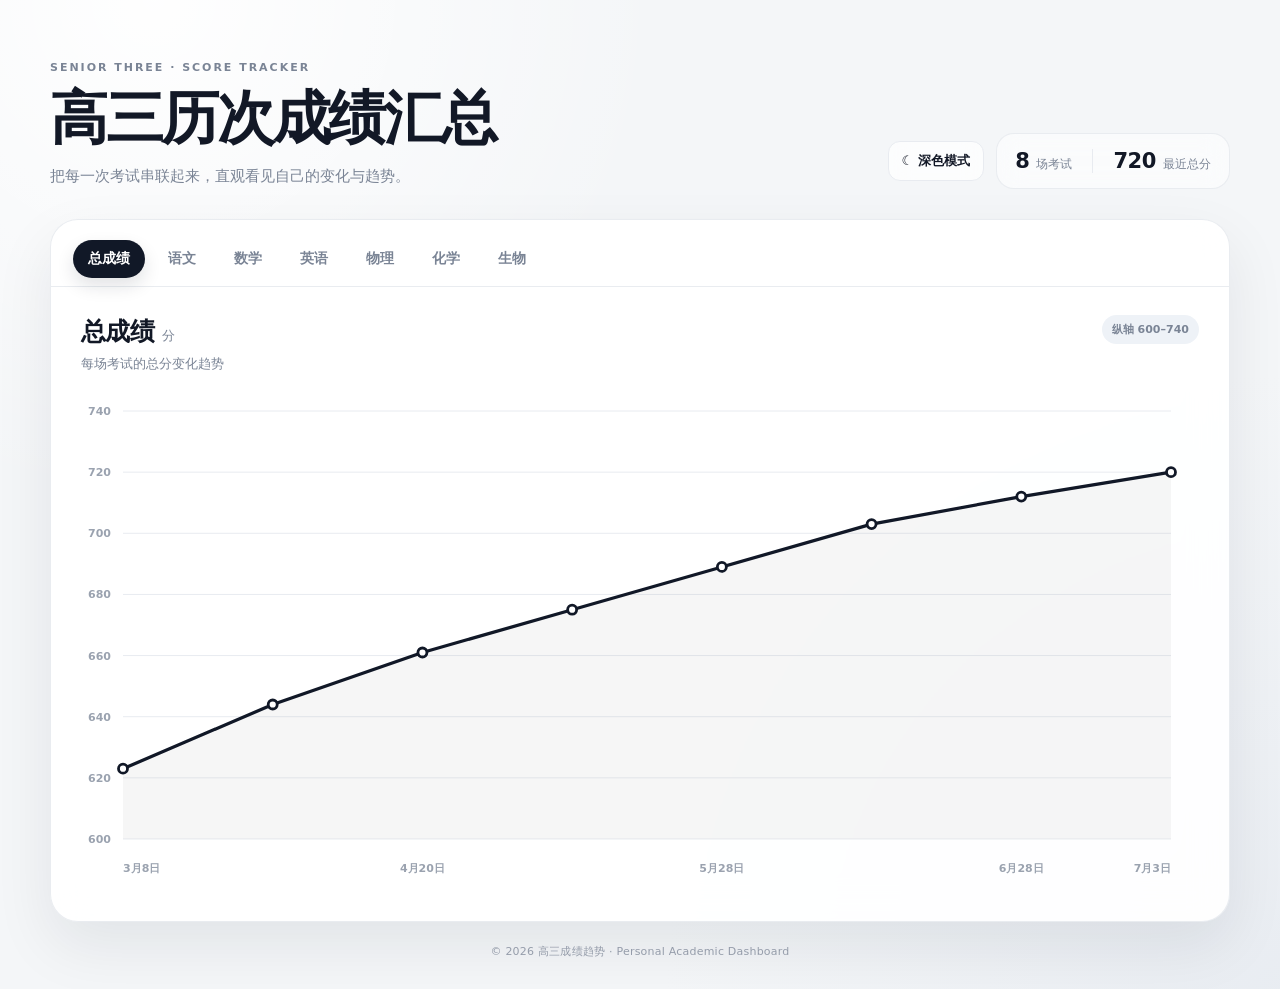
<file: index.html>
<!DOCTYPE html>
<html lang="zh-CN">
<head>
  <meta charset="UTF-8" />
  <meta name="viewport" content="width=device-width, initial-scale=1.0" />
  <meta name="description" content="高三历次考试成绩趋势汇总" />
  <title>高三成绩趋势</title>
  <script src="theme.js"></script>
  <link rel="stylesheet" href="style.css" />
</head>
<body>
  <main class="page-shell">
    <header class="hero">
      <div class="hero-copy">
        <span class="eyebrow">SENIOR THREE · SCORE TRACKER</span>
        <h1>高三历次成绩汇总</h1>
        <p>把每一次考试串联起来，直观看见自己的变化与趋势。</p>
      </div>
      <div class="hero-actions">
        <button class="theme-toggle" type="button" data-theme-toggle aria-pressed="false">☾ 深色模式</button>
        <div class="hero-meta" aria-label="统计信息">
        <div class="meta-item">
          <span id="examCount">0</span>
          <small>场考试</small>
        </div>
        <div class="meta-divider"></div>
        <div class="meta-item">
          <span id="latestScore">—</span>
          <small>最近总分</small>
        </div>
        </div>
      </div>
    </header>

    <section class="dashboard-card" aria-label="成绩趋势图">
      <nav class="subject-tabs" id="subjectTabs" role="tablist" aria-label="成绩维度">
        <button class="tab active" data-key="total" role="tab" aria-selected="true">总成绩</button>
        <button class="tab" data-key="chinese" role="tab" aria-selected="false">语文</button>
        <button class="tab" data-key="math" role="tab" aria-selected="false">数学</button>
        <button class="tab" data-key="english" role="tab" aria-selected="false">英语</button>
        <button class="tab" data-key="physics" role="tab" aria-selected="false">物理</button>
        <button class="tab" data-key="chemistry" role="tab" aria-selected="false">化学</button>
        <button class="tab" data-key="biology" role="tab" aria-selected="false">生物</button>
      </nav>

      <div class="chart-header">
        <div>
          <div class="chart-title-row">
            <h2 id="chartTitle">总成绩</h2>
            <span class="chart-unit">分</span>
          </div>
          <p id="chartSubtitle">每场考试的总分变化趋势</p>
        </div>
        <div class="range-note" id="rangeNote">动态纵轴</div>
      </div>

      <div class="chart-wrap" id="chartWrap">
        <svg id="scoreChart" role="img" aria-labelledby="chartTitle chartSubtitle"></svg>
        <div class="chart-empty" id="chartEmpty" hidden>暂无成绩数据</div>
      </div>
    </section>

    <footer class="footer">
      <span>© 2026 高三成绩趋势 · Personal Academic Dashboard</span>
    </footer>
  </main>

  <script src="script.js"></script>
</body>
</html>
</file>
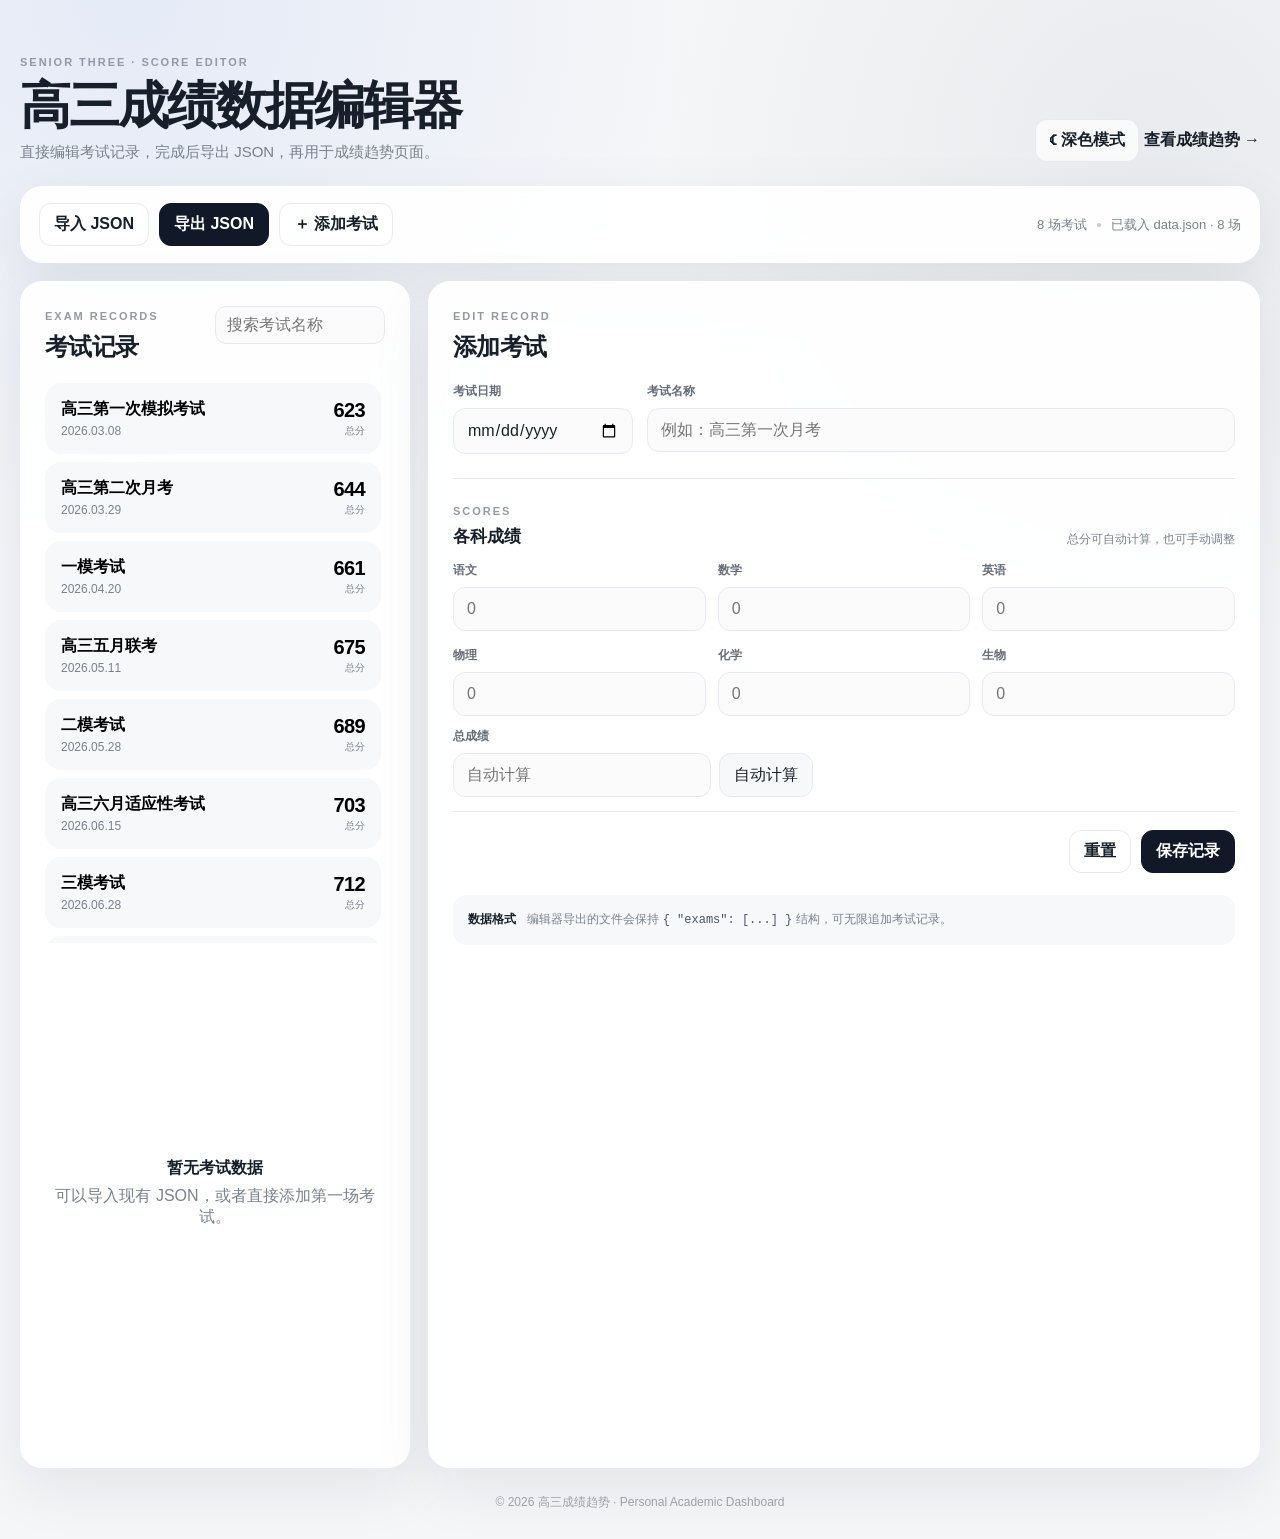
<file: editor.html>
<!DOCTYPE html>
<html lang="zh-CN">
<head>
  <meta charset="UTF-8" />
  <meta name="viewport" content="width=device-width, initial-scale=1.0" />
  <meta name="description" content="高三成绩 JSON 数据编辑器" />
  <title>高三成绩数据编辑器</title>
  <script src="theme.js"></script>
  <link rel="stylesheet" href="editor.css" />
</head>
<body>
  <main class="page-shell">
    <header class="hero">
      <div>
        <span class="eyebrow">SENIOR THREE · SCORE EDITOR</span>
        <h1>高三成绩数据编辑器</h1>
        <p>直接编辑考试记录，完成后导出 JSON，再用于成绩趋势页面。</p>
      </div>
      <div class="hero-actions">
        <button class="theme-toggle" type="button" data-theme-toggle aria-pressed="false">☾ 深色模式</button>
        <a class="back-link" href="index.html">查看成绩趋势 →</a>
      </div>
    </header>

    <section class="toolbar panel">
      <div class="toolbar-main">
        <label class="file-button">
          导入 JSON
          <input id="importFile" type="file" accept=".json,application/json" />
        </label>
        <button id="exportButton" class="primary-button" type="button">导出 JSON</button>
        <button id="addButton" class="secondary-button" type="button">＋ 添加考试</button>
      </div>
      <div class="toolbar-meta">
        <span id="recordCount">0 场考试</span>
        <span class="dot"></span>
        <span id="statusText">等待数据</span>
      </div>
    </section>

    <section class="editor-layout">
      <div class="panel records-panel">
        <div class="section-head">
          <div>
            <span class="section-kicker">EXAM RECORDS</span>
            <h2>考试记录</h2>
          </div>
          <input id="searchInput" class="search-input" type="search" placeholder="搜索考试名称" />
        </div>
        <div id="recordList" class="record-list"></div>
        <div id="emptyList" class="empty-state" hidden>
          <strong>暂无考试数据</strong>
          <span>可以导入现有 JSON，或者直接添加第一场考试。</span>
        </div>
      </div>

      <div class="panel form-panel">
        <div class="section-head">
          <div>
            <span class="section-kicker">EDIT RECORD</span>
            <h2 id="formTitle">添加考试</h2>
          </div>
          <button id="deleteButton" class="danger-button" type="button" hidden>删除记录</button>
        </div>

        <form id="examForm" novalidate>
          <div class="form-grid two-col">
            <label class="field">
              <span>考试日期</span>
              <input id="dateInput" type="date" required />
            </label>
            <label class="field">
              <span>考试名称</span>
              <input id="examInput" type="text" maxlength="60" placeholder="例如：高三第一次月考" required />
            </label>
          </div>

          <div class="score-section">
            <div class="score-section-head">
              <div>
                <span class="section-kicker">SCORES</span>
                <h3>各科成绩</h3>
              </div>
              <span class="score-hint">总分可自动计算，也可手动调整</span>
            </div>

            <div class="score-grid">
              <label class="field score-field"><span>语文</span><input data-score="chinese" type="number" min="0" step="1" placeholder="0" required /></label>
              <label class="field score-field"><span>数学</span><input data-score="math" type="number" min="0" step="1" placeholder="0" required /></label>
              <label class="field score-field"><span>英语</span><input data-score="english" type="number" min="0" step="1" placeholder="0" required /></label>
              <label class="field score-field"><span>物理</span><input data-score="physics" type="number" min="0" step="1" placeholder="0" required /></label>
              <label class="field score-field"><span>化学</span><input data-score="chemistry" type="number" min="0" step="1" placeholder="0" required /></label>
              <label class="field score-field"><span>生物</span><input data-score="biology" type="number" min="0" step="1" placeholder="0" required /></label>
            </div>

            <label class="field total-field">
              <span>总成绩</span>
              <div class="total-row">
                <input id="totalInput" type="number" min="0" step="1" placeholder="自动计算" required />
                <button id="recalcButton" class="icon-button" type="button" title="按六科成绩重新计算总分">自动计算</button>
              </div>
            </label>
          </div>

          <div class="form-actions">
            <button id="resetButton" class="secondary-button" type="button">重置</button>
            <button class="primary-button" type="submit">保存记录</button>
          </div>
        </form>

        <div class="json-tip">
          <strong>数据格式</strong>
          <span>编辑器导出的文件会保持 <code>{ "exams": [...] }</code> 结构，可无限追加考试记录。</span>
        </div>
      </div>
    </section>

    <footer class="footer">© 2026 高三成绩趋势 · Personal Academic Dashboard</footer>
  </main>

  <div id="toast" class="toast" role="status" aria-live="polite"></div>
  <script src="editor.js"></script>
</body>
</html>
</file>
<file: style.css>
:root {
  --bg: #f4f6f8;
  --card: rgba(255, 255, 255, 0.92);
  --text: #121826;
  --muted: #7a8495;
  --line: #e8ebf0;
  --accent: #111827;
  --accent-soft: #eef2f7;
  --point: #111827;
  --point-halo: rgba(17, 24, 39, 0.12);
  --shadow: 0 24px 60px rgba(17, 24, 39, 0.08);
}

* { box-sizing: border-box; }

html { scroll-behavior: smooth; color-scheme: light; }
html[data-theme="dark"] { color-scheme: dark; }

body {
  margin: 0;
  min-height: 100vh;
  color: var(--text);
  background:
    radial-gradient(circle at 12% 0%, rgba(255, 255, 255, 0.95), transparent 34%),
    radial-gradient(circle at 100% 100%, rgba(220, 226, 235, 0.48), transparent 38%),
    var(--bg);
  font-family: Inter, "SF Pro Display", "PingFang SC", "Microsoft YaHei", system-ui, sans-serif;
}

button { font: inherit; }

.hero-actions {
  display: flex;
  align-items: center;
  gap: 12px;
}

.theme-toggle {
  appearance: none;
  border: 1px solid var(--line);
  border-radius: 12px;
  padding: 10px 13px;
  background: rgba(255, 255, 255, 0.72);
  color: var(--text);
  cursor: pointer;
  font-size: 13px;
  font-weight: 700;
  white-space: nowrap;
  transition: 180ms ease;
  backdrop-filter: blur(12px);
}

.theme-toggle:hover {
  transform: translateY(-1px);
  border-color: #cfd5de;
  background: var(--accent-soft);
}


.page-shell {
  width: min(1180px, calc(100% - 40px));
  margin: 0 auto;
  padding: 56px 0 26px;
}

.hero {
  display: flex;
  align-items: flex-end;
  justify-content: space-between;
  gap: 24px;
  margin-bottom: 30px;
}

.eyebrow {
  display: inline-block;
  margin-bottom: 13px;
  font-size: 11px;
  font-weight: 700;
  letter-spacing: 0.18em;
  color: var(--muted);
}

.hero h1 {
  margin: 0;
  font-size: clamp(36px, 5vw, 58px);
  line-height: 1.08;
  letter-spacing: -0.04em;
  font-weight: 760;
}

.hero p {
  margin: 14px 0 0;
  color: var(--muted);
  font-size: 15px;
  line-height: 1.7;
}

.hero-meta {
  display: flex;
  align-items: center;
  gap: 20px;
  padding: 15px 18px;
  border: 1px solid rgba(232, 235, 240, 0.95);
  border-radius: 18px;
  background: rgba(255, 255, 255, 0.58);
  backdrop-filter: blur(14px);
  flex-shrink: 0;
}

.meta-item {
  display: flex;
  align-items: baseline;
  gap: 7px;
}

.meta-item span {
  font-size: 21px;
  font-weight: 740;
  letter-spacing: -0.02em;
}

.meta-item small {
  color: var(--muted);
  font-size: 12px;
}

.meta-divider {
  width: 1px;
  height: 24px;
  background: var(--line);
}

.dashboard-card {
  position: relative;
  overflow: hidden;
  border: 1px solid rgba(232, 235, 240, 0.95);
  border-radius: 28px;
  background: var(--card);
  box-shadow: var(--shadow);
  backdrop-filter: blur(18px);
}

.subject-tabs {
  display: flex;
  gap: 8px;
  flex-wrap: wrap;
  padding: 20px 22px 8px;
  border-bottom: 1px solid rgba(232, 235, 240, 0.95);
}

.tab {
  appearance: none;
  border: 0;
  padding: 10px 15px;
  border-radius: 999px;
  background: transparent;
  color: var(--muted);
  cursor: pointer;
  font-size: 14px;
  font-weight: 650;
  transition: 180ms ease;
}

.tab:hover { color: var(--text); background: #f7f8fa; }

.tab.active {
  color: #fff;
  background: var(--accent);
  box-shadow: 0 8px 18px rgba(17, 24, 39, 0.12);
}

.chart-header {
  display: flex;
  align-items: flex-start;
  justify-content: space-between;
  gap: 20px;
  padding: 28px 30px 8px;
}

.chart-title-row {
  display: flex;
  align-items: baseline;
  gap: 8px;
}

.chart-header h2 {
  margin: 0;
  font-size: 25px;
  letter-spacing: -0.025em;
}

.chart-unit {
  color: var(--muted);
  font-size: 13px;
}

.chart-header p {
  margin: 7px 0 0;
  color: var(--muted);
  font-size: 13px;
}

.range-note {
  padding: 7px 10px;
  border-radius: 999px;
  color: var(--muted);
  background: var(--accent-soft);
  font-size: 11px;
  font-weight: 700;
  white-space: nowrap;
}

.chart-wrap {
  position: relative;
  height: 540px;
  padding: 4px 18px 20px;
}

#scoreChart {
  display: block;
  width: 100%;
  height: 100%;
  overflow: visible;
  user-select: none;
}

.chart-empty[hidden] {
  display: none !important;
}

.chart-empty {
  position: absolute;
  inset: 0;
  display: grid;
  place-items: center;
  color: var(--muted);
}

.grid-line {
  stroke: var(--line);
  stroke-width: 1;
  vector-effect: non-scaling-stroke;
}

.axis-label {
  fill: #9aa2af;
  font-size: 11px;
  font-weight: 600;
}

.date-label {
  fill: #9aa2af;
  font-size: 11px;
  font-weight: 600;
}

.chart-area {
  fill: none;
  stroke: var(--point);
  stroke-width: 3.2;
  stroke-linecap: round;
  stroke-linejoin: round;
  vector-effect: non-scaling-stroke;
}

.chart-area-fill {
  opacity: 0.035;
}

.point-hit {
  cursor: crosshair;
  fill: transparent;
  stroke: transparent;
}

.point-halo {
  fill: var(--point-halo);
  opacity: 0;
  transition: opacity 160ms ease;
}

.point-dot {
  fill: #fff;
  stroke: var(--point);
  stroke-width: 2.8;
  vector-effect: non-scaling-stroke;
}

.point-group:hover .point-halo,
.point-group.is-active .point-halo { opacity: 1; }

.point-group:hover .point-dot,
.point-group.is-active .point-dot {
  r: 5.5;
}

.crosshair {
  stroke: rgba(17, 24, 39, 0.13);
  stroke-width: 1;
  stroke-dasharray: 3 5;
  vector-effect: non-scaling-stroke;
  opacity: 0;
}

.point-group:hover .crosshair,
.point-group.is-active .crosshair { opacity: 1; }

.tooltip {
  position: absolute;
  z-index: 10;
  min-width: 210px;
  max-width: 280px;
  padding: 14px 15px;
  border: 1px solid rgba(17, 24, 39, 0.08);
  border-radius: 14px;
  background: rgba(17, 24, 39, 0.96);
  color: white;
  box-shadow: 0 16px 34px rgba(17, 24, 39, 0.18);
  pointer-events: none;
  transform: translate(-50%, calc(-100% - 14px)) scale(0.96);
  opacity: 0;
  transition: opacity 150ms ease, transform 150ms ease;
}

.tooltip.is-visible {
  opacity: 1;
  transform: translate(-50%, calc(-100% - 18px)) scale(1);
}

.tooltip.is-below {
  transform: translate(-50%, 18px) scale(1);
}

.tooltip.is-below::after {
  top: -6px;
  bottom: auto;
  border-right: 0;
  border-bottom: 0;
  border-left: 1px solid rgba(17, 24, 39, 0.08);
  border-top: 1px solid rgba(17, 24, 39, 0.08);
}

.tooltip::after {
  content: "";
  position: absolute;
  left: 50%;
  bottom: -6px;
  width: 11px;
  height: 11px;
  background: rgba(17, 24, 39, 0.96);
  transform: translateX(-50%) rotate(45deg);
  border-right: 1px solid rgba(17, 24, 39, 0.08);
  border-bottom: 1px solid rgba(17, 24, 39, 0.08);
}

.tooltip-title {
  margin-bottom: 3px;
  color: rgba(255,255,255,0.66);
  font-size: 11px;
  line-height: 1.5;
}

.tooltip-exam {
  color: #fff;
  font-size: 14px;
  line-height: 1.55;
  font-weight: 700;
}

.tooltip-date {
  margin-top: 2px;
  color: rgba(255,255,255,0.58);
  font-size: 11px;
}

.tooltip-score {
  margin-top: 10px;
  font-size: 23px;
  line-height: 1;
  font-weight: 780;
  letter-spacing: -0.02em;
}

.tooltip-score small {
  margin-left: 4px;
  color: rgba(255,255,255,0.58);
  font-size: 11px;
  font-weight: 600;
}

.tooltip-grid {
  display: grid;
  grid-template-columns: 1fr 1fr;
  gap: 7px 12px;
  margin-top: 12px;
  padding-top: 11px;
  border-top: 1px solid rgba(255,255,255,0.12);
}

.tooltip-subject {
  display: flex;
  justify-content: space-between;
  gap: 12px;
  color: rgba(255,255,255,0.72);
  font-size: 11px;
}

.tooltip-subject strong {
  color: #fff;
  font-weight: 700;
}

.footer {
  display: flex;
  justify-content: center;
  padding: 22px 0 4px;
  color: #9aa2af;
  font-size: 11px;
  letter-spacing: 0.02em;
}

/* Dark mode */
html[data-theme="dark"] {
  --bg: #0b0d10;
  --card: rgba(20, 23, 28, 0.92);
  --text: #f3f4f6;
  --muted: #9aa2af;
  --line: #2a2f38;
  --accent: #f5f7fa;
  --accent-soft: #1c2129;
  --point: #f5f7fa;
  --point-halo: rgba(255, 255, 255, 0.12);
  --shadow: 0 24px 60px rgba(0, 0, 0, 0.34);
}

html[data-theme="dark"] body {
  background:
    radial-gradient(circle at 12% 0%, rgba(255, 255, 255, 0.035), transparent 34%),
    radial-gradient(circle at 100% 100%, rgba(75, 85, 99, 0.12), transparent 38%),
    var(--bg);
}

html[data-theme="dark"] .hero-meta {
  border-color: var(--line);
  background: rgba(20, 23, 28, 0.66);
}

html[data-theme="dark"] .dashboard-card {
  border-color: var(--line);
}

html[data-theme="dark"] .subject-tabs {
  border-bottom-color: var(--line);
}

html[data-theme="dark"] .tab:hover {
  color: var(--text);
  background: #151922;
}

html[data-theme="dark"] .tab.active {
  color: #111827;
  background: #f5f7fa;
  box-shadow: 0 8px 18px rgba(0, 0, 0, 0.22);
}

html[data-theme="dark"] .theme-toggle {
  background: rgba(20, 23, 28, 0.78);
  border-color: var(--line);
}

html[data-theme="dark"] .theme-toggle:hover {
  border-color: #454d59;
}

html[data-theme="dark"] .range-note {
  background: var(--accent-soft);
}

html[data-theme="dark"] .axis-label,
html[data-theme="dark"] .date-label,
html[data-theme="dark"] .footer {
  fill: #788190;
  color: #788190;
}

html[data-theme="dark"] .crosshair {
  stroke: rgba(255, 255, 255, 0.16);
}

@media (max-width: 760px) {
  .page-shell {
    width: min(100% - 24px, 1180px);
    padding-top: 30px;
  }

  .hero {
    align-items: flex-start;
    flex-direction: column;
  }

  .hero-actions { width: 100%; justify-content: space-between; }
  .hero-meta { width: 100%; justify-content: space-between; }

  .subject-tabs { padding: 16px 14px 7px; }
  .tab { padding: 9px 12px; font-size: 13px; }

  .chart-header {
    padding: 23px 18px 8px;
  }

  .chart-wrap {
    height: 430px;
    padding-inline: 7px;
  }

  .tooltip { min-width: 190px; max-width: 235px; }
}
</file>
<file: editor.css>
:root {
  color-scheme: light;
  --bg: #f5f6f8;
  --panel: rgba(255,255,255,.92);
  --text: #17202a;
  --muted: #79818d;
  --line: #e7e9ee;
  --accent: #111827;
  --blue: #2563eb;
  --blue-soft: #eff6ff;
  --danger: #dc2626;
  --shadow: 0 20px 60px rgba(15, 23, 42, .08);
  --radius: 22px;
}

* { box-sizing: border-box; }
html { scroll-behavior: smooth; }
body {
  margin: 0;
  min-width: 320px;
  font-family: Inter, -apple-system, BlinkMacSystemFont, "Segoe UI", "PingFang SC", "Microsoft YaHei", sans-serif;
  color: var(--text);
  background:
    radial-gradient(circle at 10% 0%, rgba(37,99,235,.08), transparent 30%),
    radial-gradient(circle at 90% 10%, rgba(15,23,42,.05), transparent 28%),
    var(--bg);
}
button, input { font: inherit; }
button { cursor: pointer; }

html[data-theme="dark"] { color-scheme: dark; }

.theme-toggle {
  border: 1px solid var(--line);
  border-radius: 12px;
  padding: 10px 13px;
  background: rgba(255,255,255,.72);
  color: var(--text);
  font-weight: 700;
  white-space: nowrap;
  transition: .18s ease;
  backdrop-filter: blur(12px);
}
.theme-toggle:hover {
  transform: translateY(-1px);
  background: #f7f8fa;
}


.page-shell { width: min(1240px, calc(100% - 36px)); margin: 0 auto; padding: 52px 0 24px; }
.hero {
  display: flex;
  align-items: flex-end;
  justify-content: space-between;
  gap: 28px;
  margin-bottom: 24px;
}
.eyebrow, .section-kicker {
  color: #9299a5;
  font-size: 11px;
  letter-spacing: .18em;
  font-weight: 700;
}
.hero h1 { margin: 8px 0 10px; font-size: clamp(32px, 4vw, 52px); letter-spacing: -.04em; line-height: 1.08; }
.hero p { margin: 0; color: var(--muted); font-size: 15px; }
.back-link { color: var(--text); text-decoration: none; font-weight: 600; white-space: nowrap; }
.back-link:hover { opacity: .65; }

.panel {
  background: var(--panel);
  border: 1px solid rgba(255,255,255,.8);
  box-shadow: var(--shadow);
  border-radius: var(--radius);
  backdrop-filter: blur(16px);
}
.toolbar { padding: 16px 18px; display: flex; justify-content: space-between; align-items: center; gap: 16px; margin-bottom: 18px; }
.toolbar-main, .toolbar-meta { display: flex; align-items: center; gap: 10px; }
.toolbar-meta { color: var(--muted); font-size: 13px; }
.dot { width: 4px; height: 4px; border-radius: 99px; background: #c6cad1; }

.file-button, .primary-button, .secondary-button, .danger-button, .icon-button {
  border: 1px solid var(--line); border-radius: 12px; padding: 10px 14px; transition: .18s ease;
}
.file-button { background: #fff; font-weight: 700; }
.file-button input { display: none; }
.primary-button { background: var(--accent); color: #fff; border-color: var(--accent); font-weight: 700; }
.secondary-button { background: #fff; color: var(--text); font-weight: 650; }
.danger-button { background: #fff; color: var(--danger); border-color: #fecaca; font-weight: 650; }
.icon-button { background: #f7f8fa; color: var(--text); white-space: nowrap; }
.file-button:hover, .secondary-button:hover, .icon-button:hover { background: #f7f8fa; }
.primary-button:hover { transform: translateY(-1px); box-shadow: 0 8px 22px rgba(17,24,39,.14); }
.danger-button:hover { background: #fef2f2; }

.editor-layout { display: grid; grid-template-columns: 390px minmax(0, 1fr); gap: 18px; }
.records-panel, .form-panel { padding: 24px; min-height: 660px; }
.section-head { display: flex; justify-content: space-between; align-items: flex-start; gap: 16px; margin-bottom: 20px; }
.section-head h2 { margin: 7px 0 0; font-size: 24px; letter-spacing: -.03em; }
.search-input {
  width: 170px; border: 1px solid var(--line); border-radius: 11px; padding: 9px 11px; outline: none; background: #fbfbfc;
}
.search-input:focus, .field input:focus { border-color: #a8b0bd; box-shadow: 0 0 0 4px rgba(37,99,235,.06); }

.record-list { display: flex; flex-direction: column; gap: 8px; max-height: 560px; overflow: auto; padding-right: 4px; }
.record-item {
  border: 1px solid transparent; border-radius: 16px; padding: 15px; background: #f7f8fa; display: grid; grid-template-columns: minmax(0,1fr) auto; gap: 12px; align-items: center; text-align: left; width: 100%;
}
.record-item:hover { background: #f2f4f7; }
.record-item.active { background: var(--blue-soft); border-color: #bfdbfe; }
.record-name { font-weight: 750; white-space: nowrap; overflow: hidden; text-overflow: ellipsis; }
.record-date { margin-top: 4px; color: var(--muted); font-size: 12px; }
.record-total { font-size: 20px; font-weight: 780; letter-spacing: -.03em; }
.record-item small { display: block; color: var(--muted); text-align: right; margin-top: 2px; font-size: 10px; }
.empty-state { height: 500px; display: flex; flex-direction: column; justify-content: center; align-items: center; text-align: center; color: var(--muted); gap: 7px; }
.empty-state strong { color: var(--text); }

.form-grid.two-col { display: grid; grid-template-columns: 180px 1fr; gap: 14px; }
.field { display: flex; flex-direction: column; gap: 8px; margin-bottom: 14px; }
.field > span { font-size: 12px; font-weight: 700; color: #656d79; }
.field input {
  width: 100%; border: 1px solid var(--line); background: #fbfbfc; border-radius: 12px; padding: 12px 13px; color: var(--text); outline: none; transition: .18s ease;
}
.score-section { margin-top: 10px; padding-top: 22px; border-top: 1px solid var(--line); }
.score-section-head { display: flex; align-items: flex-end; justify-content: space-between; gap: 16px; margin-bottom: 14px; }
.score-section h3 { margin: 6px 0 0; font-size: 17px; }
.score-hint { color: var(--muted); font-size: 12px; }
.score-grid { display: grid; grid-template-columns: repeat(3, 1fr); gap: 4px 12px; }
.score-field { margin-bottom: 12px; }
.total-field { max-width: 360px; }
.total-row { display: grid; grid-template-columns: 1fr auto; gap: 8px; }
.form-actions { display: flex; justify-content: flex-end; gap: 10px; margin-top: 8px; padding-top: 18px; border-top: 1px solid var(--line); }
.json-tip { margin-top: 22px; padding: 14px 15px; background: #f7f8fa; border-radius: 14px; color: var(--muted); font-size: 12px; line-height: 1.7; }
.json-tip strong { color: var(--text); margin-right: 8px; }
code { font-family: "SFMono-Regular", Consolas, monospace; color: #4b5563; }
.footer { text-align: center; color: #a0a5ad; font-size: 12px; padding: 26px 0 4px; }

.toast {
  position: fixed; left: 50%; bottom: 28px; transform: translate(-50%, 18px); background: #111827; color: #fff; padding: 11px 16px; border-radius: 11px; font-size: 13px; opacity: 0; pointer-events: none; transition: .2s ease; z-index: 10;
}
.toast.show { opacity: 1; transform: translate(-50%, 0); }

/* Dark mode */
html[data-theme="dark"] {
  --bg: #0b0d10;
  --panel: rgba(20,23,28,.92);
  --text: #f3f4f6;
  --muted: #9aa2af;
  --line: #2a2f38;
  --accent: #f5f7fa;
  --blue: #60a5fa;
  --blue-soft: #17233a;
  --danger: #f87171;
  --shadow: 0 20px 60px rgba(0,0,0,.34);
}
html[data-theme="dark"] body {
  background:
    radial-gradient(circle at 10% 0%, rgba(96,165,250,.08), transparent 30%),
    radial-gradient(circle at 90% 10%, rgba(255,255,255,.03), transparent 28%),
    var(--bg);
}
html[data-theme="dark"] .toolbar,
html[data-theme="dark"] .panel {
  border-color: var(--line);
}
html[data-theme="dark"] .theme-toggle {
  background: rgba(20,23,28,.78);
  border-color: var(--line);
}
html[data-theme="dark"] .theme-toggle:hover { background: #171b22; }
html[data-theme="dark"] .file-button,
html[data-theme="dark"] .secondary-button,
html[data-theme="dark"] .danger-button,
html[data-theme="dark"] .icon-button {
  background: #151922;
  color: var(--text);
  border-color: var(--line);
}
html[data-theme="dark"] .primary-button {
  background: #f5f7fa;
  color: #111827;
  border-color: #f5f7fa;
}
html[data-theme="dark"] .file-button:hover,
html[data-theme="dark"] .secondary-button:hover,
html[data-theme="dark"] .icon-button:hover { background: #1b2029; }
html[data-theme="dark"] .danger-button { border-color: #5a252a; color: #fca5a5; }
html[data-theme="dark"] .danger-button:hover { background: #241619; }
html[data-theme="dark"] .search-input,
html[data-theme="dark"] .field input {
  background: #12161c;
  color: var(--text);
  border-color: var(--line);
}
html[data-theme="dark"] .record-item { background: #151922; }
html[data-theme="dark"] .record-item:hover { background: #1b2029; }
html[data-theme="dark"] .record-item.active { background: var(--blue-soft); border-color: #27476d; }
html[data-theme="dark"] .json-tip { background: #151922; }
html[data-theme="dark"] code { color: #c5ccd6; }
html[data-theme="dark"] .score-section,
html[data-theme="dark"] .form-actions { border-color: var(--line); }
html[data-theme="dark"] .dot { background: #4b5563; }

@media (max-width: 900px) {
  .editor-layout { grid-template-columns: 1fr; }
  .records-panel { min-height: auto; }
  .record-list { max-height: 340px; }
  .hero { align-items: flex-start; flex-direction: column; }
  .hero-actions { width: 100%; display: flex; align-items: center; justify-content: space-between; flex-wrap: wrap; gap: 10px; }
}
@media (max-width: 680px) {
  .page-shell { width: min(100% - 22px, 1240px); padding-top: 28px; }
  .toolbar { align-items: flex-start; flex-direction: column; }
  .toolbar-main { flex-wrap: wrap; }
  .toolbar-meta { width: 100%; }
  .records-panel, .form-panel { padding: 18px; }
  .section-head { flex-direction: column; }
  .search-input { width: 100%; }
  .form-grid.two-col, .score-grid { grid-template-columns: 1fr; }
  .score-section-head { align-items: flex-start; flex-direction: column; }
}
</file>
